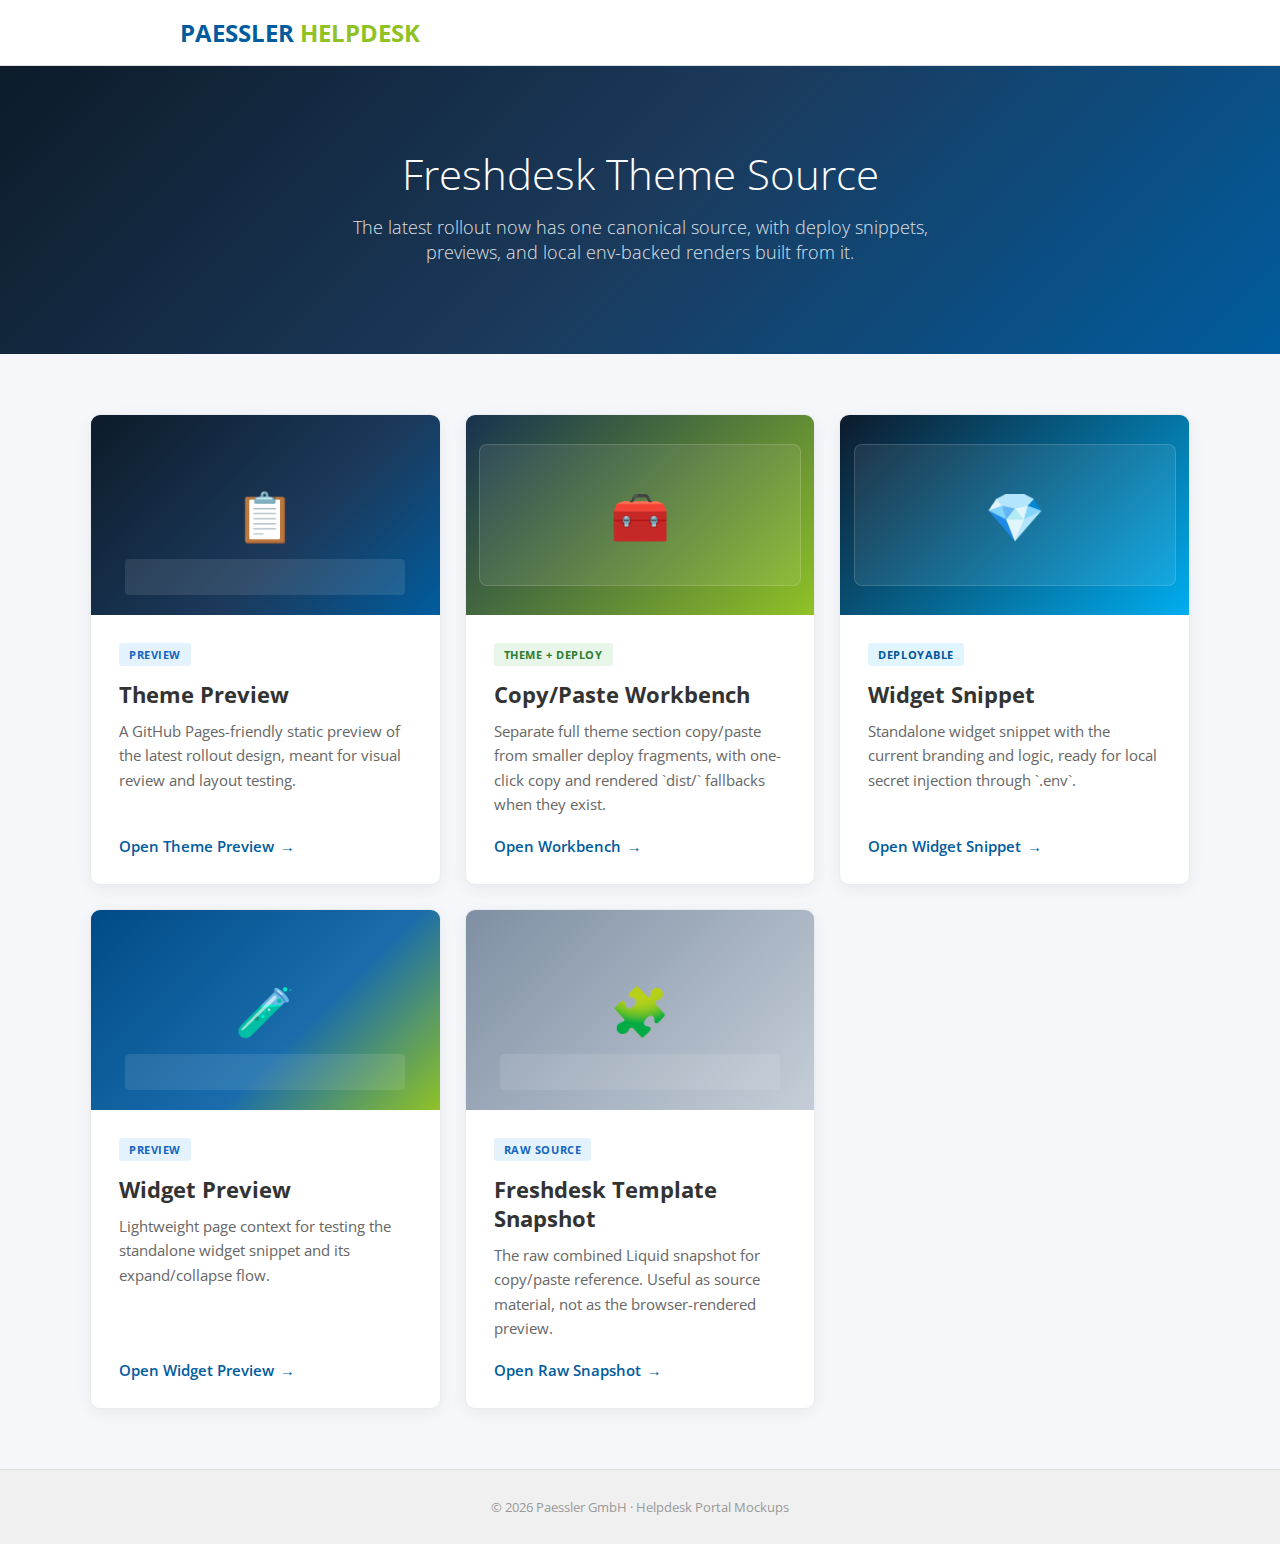
<file: index.html>
<!DOCTYPE html>
<html lang="en">

<head>
    <meta charset="UTF-8">
    <meta name="viewport" content="width=device-width, initial-scale=1.0">
    <title>Paessler Helpdesk – Portal Mockups</title>
    <link href="https://fonts.googleapis.com/css2?family=Open+Sans:wght@300;400;600;700&display=swap" rel="stylesheet">
    <style>
        :root {
            --paessler-blue: #005c9e;
            --paessler-green: #90c226;
            --paessler-dark: #333;
            --text-color: #4a4a4a;
        }

        * {
            box-sizing: border-box;
            margin: 0;
            padding: 0;
        }

        body {
            font-family: 'Open Sans', sans-serif;
            color: var(--text-color);
            min-height: 100vh;
            display: flex;
            flex-direction: column;
        }

        /* ── Header ─────────────────────────────────── */
        .header {
            background: #fff;
            border-bottom: 1px solid #e0e0e0;
            padding: 16px 0;
        }

        .header-inner {
            max-width: 960px;
            margin: 0 auto;
            padding: 0 20px;
            display: flex;
            align-items: center;
        }

        .logo {
            font-size: 1.5rem;
            font-weight: 700;
            color: var(--paessler-blue);
        }

        .logo span {
            color: var(--paessler-green);
        }

        /* ── Hero ───────────────────────────────────── */
        .hero {
            background: linear-gradient(135deg, #0d1b2a 0%, #1b3a5c 50%, #005c9e 100%);
            padding: 80px 20px 90px;
            text-align: center;
            color: #fff;
        }

        .hero h1 {
            font-size: 2.6rem;
            font-weight: 300;
            margin-bottom: 12px;
        }

        .hero p {
            font-size: 1.15rem;
            font-weight: 300;
            opacity: 0.85;
            max-width: 600px;
            margin: 0 auto;
        }

        /* ── Cards ──────────────────────────────────── */
        .cards-section {
            flex: 1;
            padding: 60px 20px;
            background: #f5f7fa;
            display: flex;
            align-items: flex-start;
            justify-content: center;
        }

        .cards-grid {
            max-width: 1100px;
            display: grid;
            grid-template-columns: repeat(auto-fit, minmax(320px, 1fr));
            gap: 24px;
            width: 100%;
            justify-content: center;
        }

        .card {
            background: #fff;
            border-radius: 10px;
            box-shadow: 0 4px 16px rgba(0, 0, 0, 0.06);
            overflow: hidden;
            transition: transform 0.3s, box-shadow 0.3s;
            display: flex;
            flex-direction: column;
            border: 1px solid #e8ecf0;
            text-decoration: none;
            color: inherit;
        }

        .card:hover {
            transform: translateY(-8px);
            box-shadow: 0 16px 40px rgba(0, 0, 0, 0.12);
        }

        .card-preview {
            height: 200px;
            position: relative;
            overflow: hidden;
        }

        /* Full Mockup gradient preview */
        .card-preview--mockup {
            background: linear-gradient(135deg, #005c9e 0%, #0088cc 100%);
            display: flex;
            align-items: center;
            justify-content: center;
        }

        .card-preview--mockup::after {
            content: '';
            position: absolute;
            top: 50%;
            left: 50%;
            transform: translate(-50%, -50%);
            width: 320px;
            height: 140px;
            background: rgba(255, 255, 255, 0.08);
            border-radius: 8px;
            border: 1px solid rgba(255, 255, 255, 0.15);
        }

        .card-preview--mockup .preview-icon {
            font-size: 3rem;
            z-index: 1;
        }

        /* Freshdesk Template gradient preview */
        .card-preview--freshdesk {
            background: linear-gradient(135deg, #0d1b2a 0%, #1b3a5c 60%, #005c9e 100%);
            display: flex;
            align-items: center;
            justify-content: center;
        }

        .card-preview--freshdesk::after {
            content: '';
            position: absolute;
            bottom: 20px;
            left: 50%;
            transform: translateX(-50%);
            width: 280px;
            height: 36px;
            background: rgba(255, 255, 255, 0.1);
            border-radius: 4px;
        }

        .card-preview--freshdesk .preview-icon {
            font-size: 3rem;
            z-index: 1;
        }

        .card-body {
            padding: 28px;
            flex: 1;
            display: flex;
            flex-direction: column;
        }

        .card-badge {
            display: inline-block;
            font-size: 0.7rem;
            font-weight: 700;
            text-transform: uppercase;
            letter-spacing: 0.05em;
            padding: 4px 10px;
            border-radius: 3px;
            margin-bottom: 14px;
            width: fit-content;
        }

        .badge--custom {
            background: #e8f5e9;
            color: #2e7d32;
        }

        .badge--template {
            background: #e3f2fd;
            color: #1565c0;
        }

        .card-title {
            font-size: 1.35rem;
            font-weight: 700;
            color: var(--paessler-dark);
            margin-bottom: 10px;
        }

        .card-desc {
            font-size: 0.92rem;
            color: #666;
            line-height: 1.65;
            flex: 1;
            margin-bottom: 20px;
        }

        .card-cta {
            display: inline-flex;
            align-items: center;
            gap: 6px;
            font-weight: 600;
            font-size: 0.92rem;
            color: var(--paessler-blue);
        }

        .card-cta::after {
            content: '→';
            transition: transform 0.2s;
        }

        .card:hover .card-cta::after {
            transform: translateX(4px);
        }

        /* ── Footer ─────────────────────────────────── */
        footer {
            background: #f0f0f0;
            padding: 28px 0;
            text-align: center;
            color: #999;
            font-size: 0.82rem;
            border-top: 1px solid #ddd;
        }

        @media (max-width: 700px) {
            .hero h1 {
                font-size: 1.8rem;
            }

            .cards-grid {
                grid-template-columns: 1fr;
            }
        }
    </style>
</head>

<body>
    <div class="header">
        <div class="header-inner">
            <div class="logo">PAESSLER <span>HELPDESK</span></div>
        </div>
    </div>

    <section class="hero">
        <h1>Freshdesk Theme Source</h1>
        <p>The latest rollout now has one canonical source, with deploy snippets, previews, and local env-backed renders built from it.</p>
    </section>

    <section class="cards-section">
        <div class="cards-grid">
            <!-- Card 1: Theme Preview -->
            <a href="theme-preview.html" class="card">
                <div class="card-preview card-preview--freshdesk">
                    <span class="preview-icon">📋</span>
                </div>
                <div class="card-body">
                    <span class="card-badge badge--template">Preview</span>
                    <h2 class="card-title">Theme Preview</h2>
                    <p class="card-desc">
                        A GitHub Pages-friendly static preview of the latest rollout design, meant for visual review and layout testing.
                    </p>
                    <span class="card-cta">Open Theme Preview</span>
                </div>
            </a>

            <!-- Card 2: Copy/Paste Workbench -->
            <a href="copy-paste-workbench.html" class="card">
                <div class="card-preview card-preview--mockup"
                    style="background: linear-gradient(135deg, #16324f 0%, #90c226 100%);">
                    <span class="preview-icon">🧰</span>
                </div>
                <div class="card-body">
                    <span class="card-badge badge--custom">Theme + Deploy</span>
                    <h2 class="card-title">Copy/Paste Workbench</h2>
                    <p class="card-desc">
                        Separate full theme section copy/paste from smaller deploy fragments, with one-click copy and
                        rendered `dist/` fallbacks when they exist.
                    </p>
                    <span class="card-cta">Open Workbench</span>
                </div>
            </a>

            <!-- Card 3: Widget Snippet -->
            <a href="freshdesk-widget-snippet.html" class="card">
                <div class="card-preview card-preview--mockup"
                    style="background: linear-gradient(135deg, #0d1a2b 0%, #00adef 100%);">
                    <span class="preview-icon">💎</span>
                </div>
                <div class="card-body">
                    <span class="card-badge badge--template" style="background: #e1f5fe; color: #01579b;">Deployable</span>
                    <h2 class="card-title">Widget Snippet</h2>
                    <p class="card-desc">
                        Standalone widget snippet with the current branding and logic, ready for local secret injection
                        through `.env`.
                    </p>
                    <span class="card-cta">Open Widget Snippet</span>
                </div>
            </a>

            <!-- Card 4: Widget Preview -->
            <a href="widget-preview.html" class="card">
                <div class="card-preview card-preview--freshdesk"
                    style="background: linear-gradient(135deg, #004b87 0%, #1a6cac 60%, #90c226 100%);">
                    <span class="preview-icon">🧪</span>
                </div>
                <div class="card-body">
                    <span class="card-badge badge--template">Preview</span>
                    <h2 class="card-title">Widget Preview</h2>
                    <p class="card-desc">
                        Lightweight page context for testing the standalone widget snippet and its expand/collapse flow.
                    </p>
                    <span class="card-cta">Open Widget Preview</span>
                </div>
            </a>

            <!-- Card 5: Raw Freshdesk Snapshot -->
            <a href="freshdesk-template.html" class="card">
                <div class="card-preview card-preview--freshdesk"
                    style="background: linear-gradient(135deg, #7f8fa3 0%, #c5ced8 100%);">
                    <span class="preview-icon">🧩</span>
                </div>
                <div class="card-body">
                    <span class="card-badge badge--template">Raw Source</span>
                    <h2 class="card-title">Freshdesk Template Snapshot</h2>
                    <p class="card-desc">
                        The raw combined Liquid snapshot for copy/paste reference. Useful as source material, not as the browser-rendered preview.
                    </p>
                    <span class="card-cta">Open Raw Snapshot</span>
                </div>
            </a>

        </div>
    </section>

    <footer>
        <p>&copy; 2026 Paessler GmbH &middot; Helpdesk Portal Mockups</p>
    </footer>
</body>

</html>
</file>
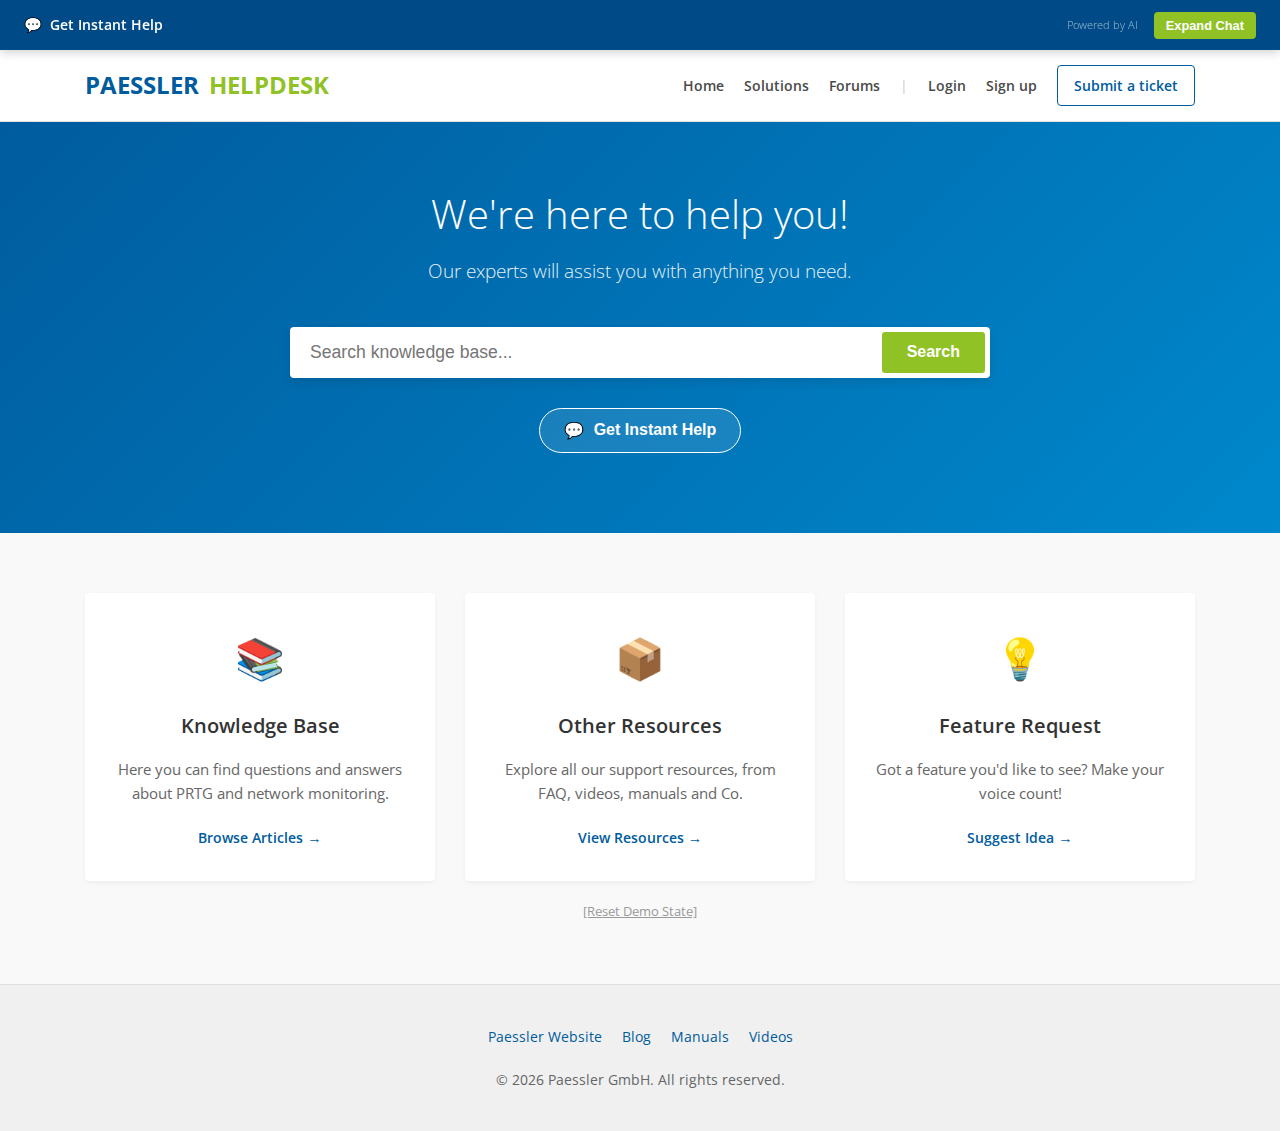
<file: full-mockup.html>
<!DOCTYPE html>
<html lang="en">

<head>
    <meta charset="UTF-8">
    <meta name="viewport" content="width=device-width, initial-scale=1.0">
    <title>Support : Paessler Helpdesk</title>
    <!-- Use Open Sans for clean look similar to Paessler -->
    <link href="https://fonts.googleapis.com/css2?family=Open+Sans:wght@300;400;600;700&display=swap" rel="stylesheet">

    <!-- Embrace AI Script -->
    <script type="module" src="https://js.dev.embrace.ai/v1/elements.js"></script>

    <style>
        :root {
            --paessler-blue: #005c9e;
            /* Paessler Brand Blue */
            --paessler-green: #90c226;
            /* Action Green */
            --paessler-dark: #333333;
            --text-color: #4a4a4a;
            --bg-light: #f9f9f9;
            --widget-height-collapsed: 50px;
            /* Slightly smaller top bar */
            --widget-bg: #004b87;
            /* Darker blue for widget bar */
        }

        * {
            box-sizing: border-box;
            margin: 0;
            padding: 0;
        }

        body {
            font-family: 'Open Sans', sans-serif;
            color: var(--text-color);
            line-height: 1.6;
            background-color: #fff;
            padding-top: var(--widget-height-collapsed);
            /* Space for the fixed widget */
        }

        a {
            text-decoration: none;
            color: var(--paessler-blue);
            transition: color 0.2s;
        }

        a:hover {
            color: #003f6b;
        }

        /* Header */
        header {
            background: #fff;
            border-bottom: 1px solid #e0e0e0;
            padding: 15px 0;
        }

        .header-container {
            max-width: 1140px;
            margin: 0 auto;
            display: flex;
            align-items: center;
            justify-content: space-between;
            padding: 0 15px;
        }

        .logo {
            font-size: 1.5rem;
            font-weight: 700;
            color: var(--paessler-blue);
            display: flex;
            align-items: center;
            gap: 10px;
        }

        .logo span {
            color: var(--paessler-green);
        }

        .nav-links {
            display: flex;
            gap: 20px;
            font-size: 0.9rem;
            align-items: center;
        }

        .nav-links a {
            color: var(--text-color);
            font-weight: 600;
        }

        .btn-ticket {
            padding: 8px 16px;
            border: 1px solid var(--paessler-blue);
            border-radius: 4px;
            color: var(--paessler-blue) !important;
            font-weight: 600;
        }

        .btn-ticket:hover {
            background: var(--paessler-blue);
            color: #fff !important;
        }

        /* Hero / Search Section */
        .hero-section {
            background-image: linear-gradient(135deg, #005c9e 0%, #0088cc 100%);
            padding: 60px 0 80px;
            text-align: center;
            color: #fff;
        }

        .hero-title {
            font-size: 2.5rem;
            font-weight: 300;
            margin-bottom: 10px;
        }

        .hero-subtitle {
            font-size: 1.2rem;
            font-weight: 300;
            margin-bottom: 40px;
            opacity: 0.9;
        }

        .search-container {
            max-width: 700px;
            margin: 0 auto;
            position: relative;
        }

        .search-input {
            width: 100%;
            padding: 15px 20px;
            font-size: 1.1rem;
            border: none;
            border-radius: 4px;
            box-shadow: 0 4px 10px rgba(0, 0, 0, 0.1);
            outline: none;
        }

        .search-button {
            position: absolute;
            right: 5px;
            top: 5px;
            bottom: 5px;
            background: var(--paessler-green);
            color: #fff;
            border: none;
            padding: 0 25px;
            border-radius: 3px;
            font-weight: 700;
            cursor: pointer;
            font-size: 1rem;
        }

        /* New Hero CTA for AI */
        .hero-ai-trigger {
            margin-top: 30px;
        }

        .btn-hero-ai {
            background: rgba(255, 255, 255, 0.1);
            border: 1px solid #fff;
            color: #fff;
            padding: 12px 24px;
            border-radius: 30px;
            font-size: 1rem;
            font-weight: 600;
            cursor: pointer;
            transition: all 0.3s;
            display: inline-flex;
            align-items: center;
            gap: 10px;
        }

        .btn-hero-ai:hover {
            background: #fff;
            color: var(--paessler-blue);
        }

        /* Content Grid */
        .content-section {
            padding: 60px 0;
            background-color: var(--bg-light);
        }

        .grid-container {
            max-width: 1140px;
            margin: 0 auto;
            display: grid;
            grid-template-columns: repeat(auto-fit, minmax(250px, 1fr));
            gap: 30px;
            padding: 0 15px;
        }

        .feature-card {
            background: #fff;
            padding: 30px;
            border-radius: 4px;
            text-align: center;
            box-shadow: 0 2px 5px rgba(0, 0, 0, 0.05);
            transition: transform 0.2s, box-shadow 0.2s;
            cursor: pointer;
            border-top: 3px solid transparent;
        }

        .feature-card:hover {
            transform: translateY(-5px);
            box-shadow: 0 10px 20px rgba(0, 0, 0, 0.1);
            border-top-color: var(--paessler-green);
        }

        .card-icon {
            font-size: 2.5rem;
            color: var(--paessler-blue);
            margin-bottom: 20px;
            display: inline-block;
        }

        .card-title {
            font-size: 1.25rem;
            font-weight: 600;
            margin-bottom: 15px;
            color: var(--paessler-dark);
        }

        .card-desc {
            font-size: 0.95rem;
            color: #666;
            margin-bottom: 20px;
        }

        .card-link {
            color: var(--paessler-blue);
            font-weight: 600;
            font-size: 0.9rem;
        }

        /* Footer */
        footer {
            background: #f0f0f0;
            padding: 40px 0;
            border-top: 1px solid #e0e0e0;
            margin-top: auto;
        }

        .footer-container {
            max-width: 1140px;
            margin: 0 auto;
            text-align: center;
            color: #666;
            font-size: 0.9rem;
        }

        .footer-links {
            display: flex;
            justify-content: center;
            gap: 20px;
            margin-bottom: 20px;
        }

        /* Embrace Widget Container Logic */
        #embrace-widget-container {
            position: fixed;
            top: 0;
            left: 0;
            width: 100%;
            height: var(--widget-height-collapsed);
            background-color: var(--widget-bg);
            /* Use brand darker blue */
            color: #fff;
            z-index: 9999;
            /* Maintain top priority */
            transition: all 0.4s cubic-bezier(0.16, 1, 0.3, 1);
            display: flex;
            align-items: center;
            justify-content: space-between;
            padding: 0 24px;
            box-shadow: 0 2px 10px rgba(0, 0, 0, 0.2);
        }

        /* Fullscreen State */
        #embrace-widget-container.widget-fullscreen {
            height: 100vh;
            width: 100vw;
            padding: 0;
            flex-direction: column;
            align-items: stretch;
            background-color: #fff;
            /* White background for full chat experience */
        }

        .widget-controls {
            display: flex;
            gap: 10px;
            align-items: center;
            z-index: 10001;
        }

        #embrace-widget-container.widget-fullscreen .widget-controls {
            position: absolute;
            top: 15px;
            right: 20px;
        }

        .bar-label {
            font-weight: 600;
            font-size: 0.9rem;
            display: flex;
            align-items: center;
            gap: 8px;
        }

        .bar-label::before {
            content: '💬';
        }

        .ai-disclosure {
            font-size: 0.7rem;
            opacity: 0.6;
            font-weight: 300;
            margin-left: auto;
            margin-right: 16px;
            white-space: nowrap;
        }

        #embrace-widget-container.widget-fullscreen .ai-disclosure {
            display: none;
        }

        /* Widget Buttons */
        .widget-btn {
            background: rgba(255, 255, 255, 0.15);
            border: none;
            color: white;
            padding: 6px 12px;
            border-radius: 4px;
            font-size: 0.8rem;
            font-weight: 600;
            cursor: pointer;
            transition: background 0.2s;
        }

        .widget-btn:hover {
            background: rgba(255, 255, 255, 0.25);
        }

        .widget-btn.primary {
            background-color: var(--paessler-green);
            color: #fff;
        }

        .widget-btn.primary:hover {
            background-color: #7da820;
        }

        /* Hidden by default in collapsed state, shown in fullscreen */
        #btn-open-ticket-widget {
            display: none;
        }

        /* Chat Wrapper */
        .chat-wrapper {
            flex: 1;
            width: 100%;
            height: 100%;
            display: none;
            /* Hidden in bar mode */
            position: relative;
        }

        #embrace-widget-container.widget-fullscreen .chat-wrapper {
            display: block;
            padding-top: 60px;
            /* Space for controls */
        }

        /* Reset button on main page */
        .reset-link {
            display: inline-block;
            margin-top: 20px;
            color: #999;
            font-size: 0.8rem;
            cursor: pointer;
            text-decoration: underline;
        }
    </style>
</head>

<body>

    <!-- Widget Container -->
    <div id="embrace-widget-container" class="widget-top-bar">
        <div class="bar-label">Get Instant Help</div>
        <div class="ai-disclosure">Powered by AI</div>

        <!-- Chat Component Wrapper -->
        <div class="chat-wrapper">
            <!-- 
                NOTE: Replace attributes with real values. 
             -->
            <embrace-chat org-id="YOUR_ORG_ID" client-id="YOUR_CLIENT_ID" external-id="demo-widget-paessler-v2">
                <template>
                    <div slot="initial-message"
                        style="background: #fff8e1; border: 1px solid #ffe082; border-radius: 8px; padding: 10px 14px; margin: 8px 16px; font-size: 0.85rem; color: #6d5b00; display: flex; align-items: flex-start; gap: 8px;">
                        <span style="font-size: 1.1rem;">⚠️</span>
                        <span>You are chatting with an AI assistant. Responses may not always be accurate. For complex
                            issues, please <strong>open a support ticket</strong>.</span>
                    </div>
                </template>
            </embrace-chat>
        </div>

        <!-- Controls -->
        <div class="widget-controls">
            <!-- Open Ticket - Hidden initially, shown in Fullscreen mode -->
            <button id="btn-open-ticket-widget" class="widget-btn">Still need help? Open a Ticket</button>
            <button id="btn-expand" class="widget-btn primary">Expand Chat</button>
        </div>
    </div>

    <!-- Header -->
    <header>
        <div class="header-container">
            <div class="logo">
                PAESSLER <span>HELPDESK</span>
            </div>
            <nav class="nav-links">
                <a href="https://helpdesk.paessler.com/en/support/home">Home</a>
                <a href="https://helpdesk.paessler.com/en/support/solutions">Solutions</a>
                <a href="https://helpdesk.paessler.com/en/support/discussions">Forums</a>
                <span style="color: #ccc;">|</span>
                <a href="https://helpdesk.paessler.com/en/support/login">Login</a>
                <a href="https://helpdesk.paessler.com/en/support/signup">Sign up</a>
                <a href="https://helpdesk.paessler.com/en/support/tickets/new" class="btn-ticket">Submit a ticket</a>
            </nav>
        </div>
    </header>

    <!-- Hero Section -->
    <section class="hero-section">
        <h1 class="hero-title">We're here to help you!</h1>
        <p class="hero-subtitle">Our experts will assist you with anything you need.</p>

        <div class="search-container">
            <input type="text" class="search-input" placeholder="Search knowledge base...">
            <button class="search-button">Search</button>
        </div>

        <!-- New: Ask AI Trigger -->
        <div class="hero-ai-trigger">
            <button class="btn-hero-ai" onclick="openFullscreenChat()">
                <span>💬</span> Get Instant Help
            </button>
        </div>
    </section>

    <!-- Features Grid -->
    <section class="content-section">
        <div class="grid-container">


            <!-- Card 2 -->
            <div class="feature-card">
                <div class="card-icon">📚</div>
                <h3 class="card-title">Knowledge Base</h3>
                <p class="card-desc">Here you can find questions and answers about PRTG and network monitoring.</p>
                <a href="https://helpdesk.paessler.com/en/support/solutions" class="card-link">Browse Articles
                    &rarr;</a>
            </div>

            <!-- Card 3 -->
            <div class="feature-card">
                <div class="card-icon">📦</div>
                <h3 class="card-title">Other Resources</h3>
                <p class="card-desc">Explore all our support resources, from FAQ, videos, manuals and Co.</p>
                <a href="https://www.paessler.com/support" class="card-link">View Resources &rarr;</a>
            </div>

            <!-- Card 4 -->
            <div class="feature-card">
                <div class="card-icon">💡</div>
                <h3 class="card-title">Feature Request</h3>
                <p class="card-desc">Got a feature you'd like to see? Make your voice count!</p>
                <a href="https://uservoice.paessler.com/" class="card-link">Suggest Idea &rarr;</a>
            </div>
        </div>

        <div style="text-align: center;">
            <span class="reset-link" onclick="resetDemo()">[Reset Demo State]</span>
        </div>
    </section>

    <!-- Footer -->
    <footer>
        <div class="footer-container">
            <div class="footer-links">
                <a href="#">Paessler Website</a>
                <a href="#">Blog</a>
                <a href="#">Manuals</a>
                <a href="#">Videos</a>
            </div>
            <p>&copy; 2026 Paessler GmbH. All rights reserved.</p>
        </div>
    </footer>

    <script>
        // Widget Logic
        const container = document.getElementById('embrace-widget-container');
        const expandBtn = document.getElementById('btn-expand');
        const ticketBtnWidget = document.getElementById('btn-open-ticket-widget');
        const barLabel = document.querySelector('.bar-label');

        expandBtn.addEventListener('click', () => {
            toggleChat();
        });

        // Toggle Function
        function toggleChat() {
            const isFullscreen = container.classList.toggle('widget-fullscreen');

            if (isFullscreen) {
                expandBtn.textContent = 'Collapse Chat';
                ticketBtnWidget.style.display = 'inline-block'; // Show ticket button in fullscreen
                updateControlsForFullscreen(true);
            } else {
                expandBtn.textContent = 'Expand Chat';
                ticketBtnWidget.style.display = 'none'; // Hide ticket button in bar mode
                updateControlsForFullscreen(false);
            }
        }

        // Helper for Hero Button
        window.openFullscreenChat = function () {
            if (!container.classList.contains('widget-fullscreen')) {
                toggleChat();
            }
        }

        function updateControlsForFullscreen(isFullscreen) {
            const controls = document.querySelectorAll('.widget-btn');
            controls.forEach(btn => {
                if (isFullscreen) {
                    // In fullscreen (white bg), buttons need to be dark text or branded
                    btn.style.color = '#333';
                    btn.style.background = '#f0f0f0';
                    btn.style.border = '1px solid #ccc';

                    if (btn.classList.contains('primary')) {
                        btn.style.background = 'var(--paessler-green)';
                        btn.style.color = 'white';
                        btn.style.border = 'none';
                    }
                    if (btn.id === 'btn-open-ticket-widget') {
                        btn.style.border = '1px solid var(--paessler-blue)';
                        btn.style.color = 'var(--paessler-blue)';
                        btn.style.background = 'transparent';
                    }

                    barLabel.style.display = 'none';
                } else {
                    // Reset to Top Bar styles (Blue bg, White text)
                    btn.style.color = 'white';
                    btn.style.background = 'rgba(255,255,255,0.15)';
                    btn.style.border = 'none';
                    if (btn.classList.contains('primary')) {
                        btn.style.background = 'var(--paessler-green)';
                    }
                    barLabel.style.display = 'flex';
                }
            });
        }

        ticketBtnWidget.addEventListener('click', () => {
            alert('Opening Ticket Creation Flow (Embed in Chat)...');
        });

        // Demo Reset
        window.resetDemo = function () {
            if (container.classList.contains('widget-fullscreen')) {
                toggleChat();
            }
        }
    </script>
</body>

</html>
</file>
